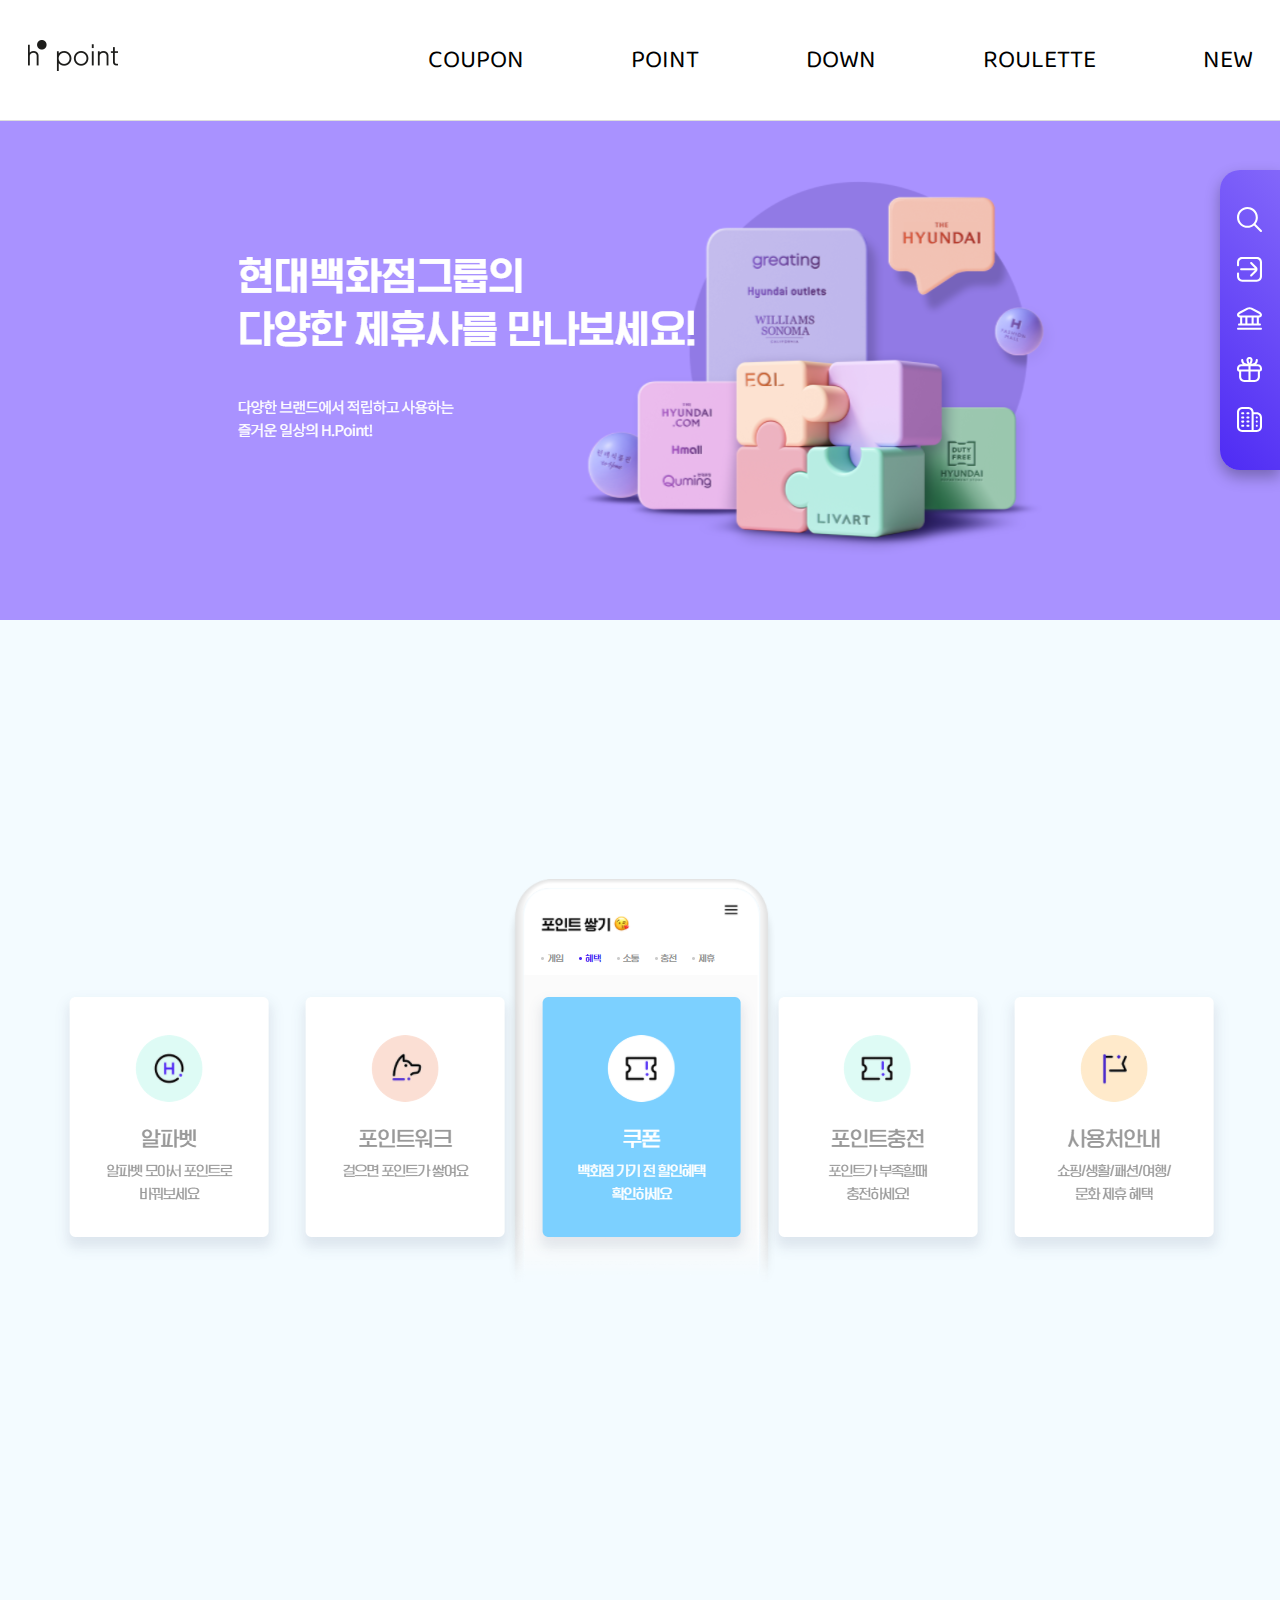
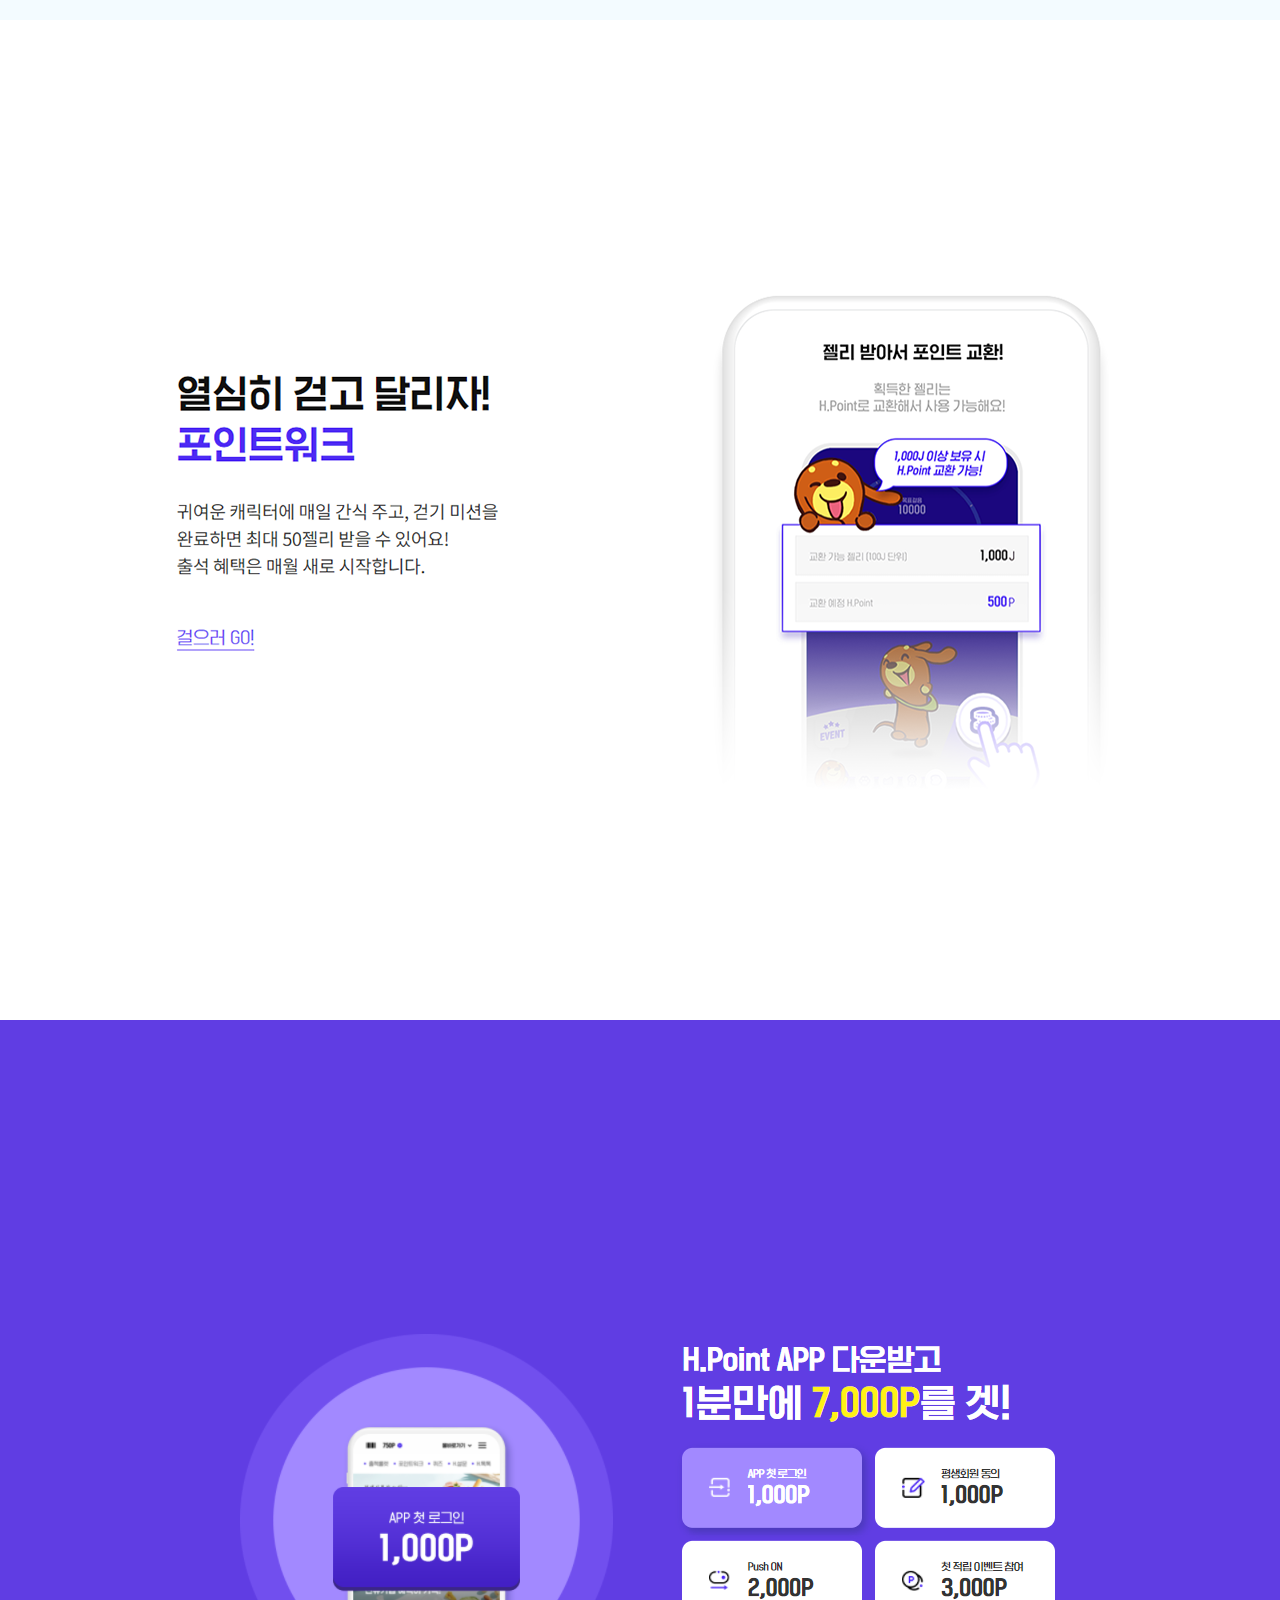
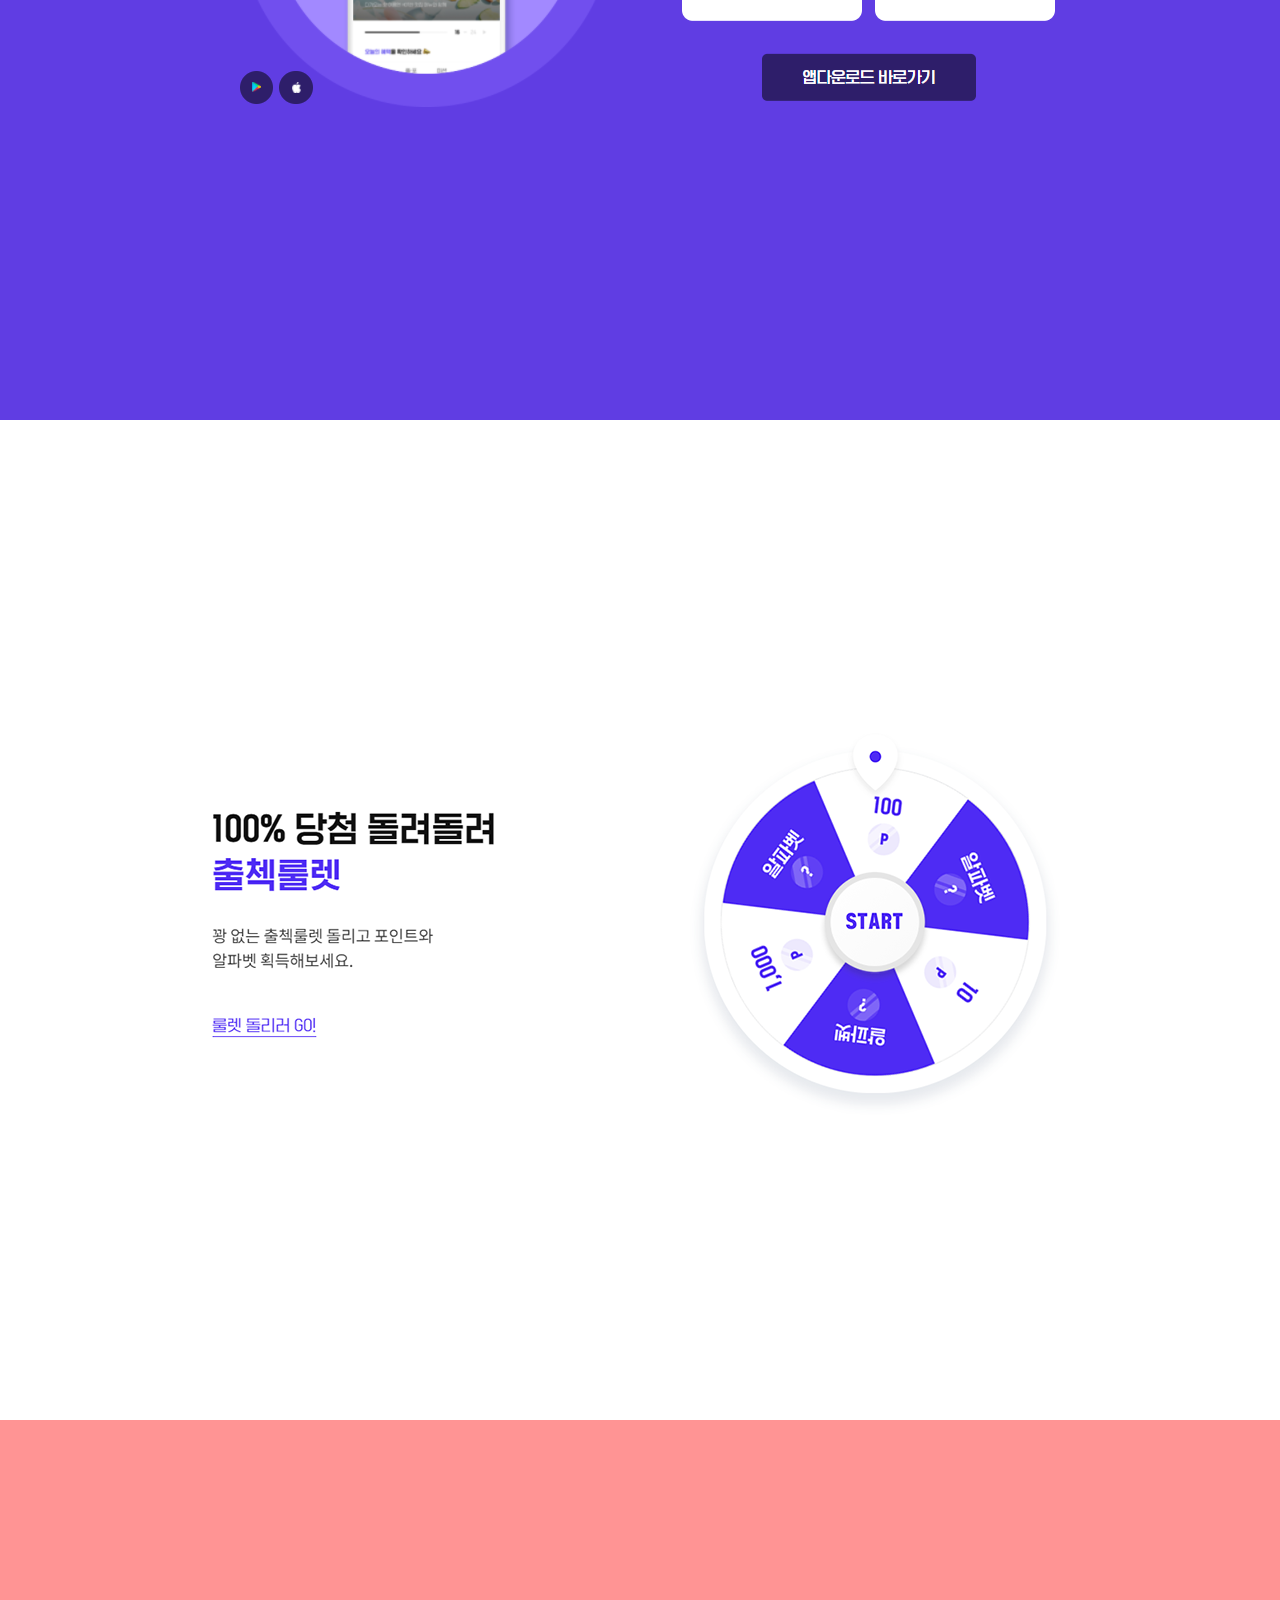
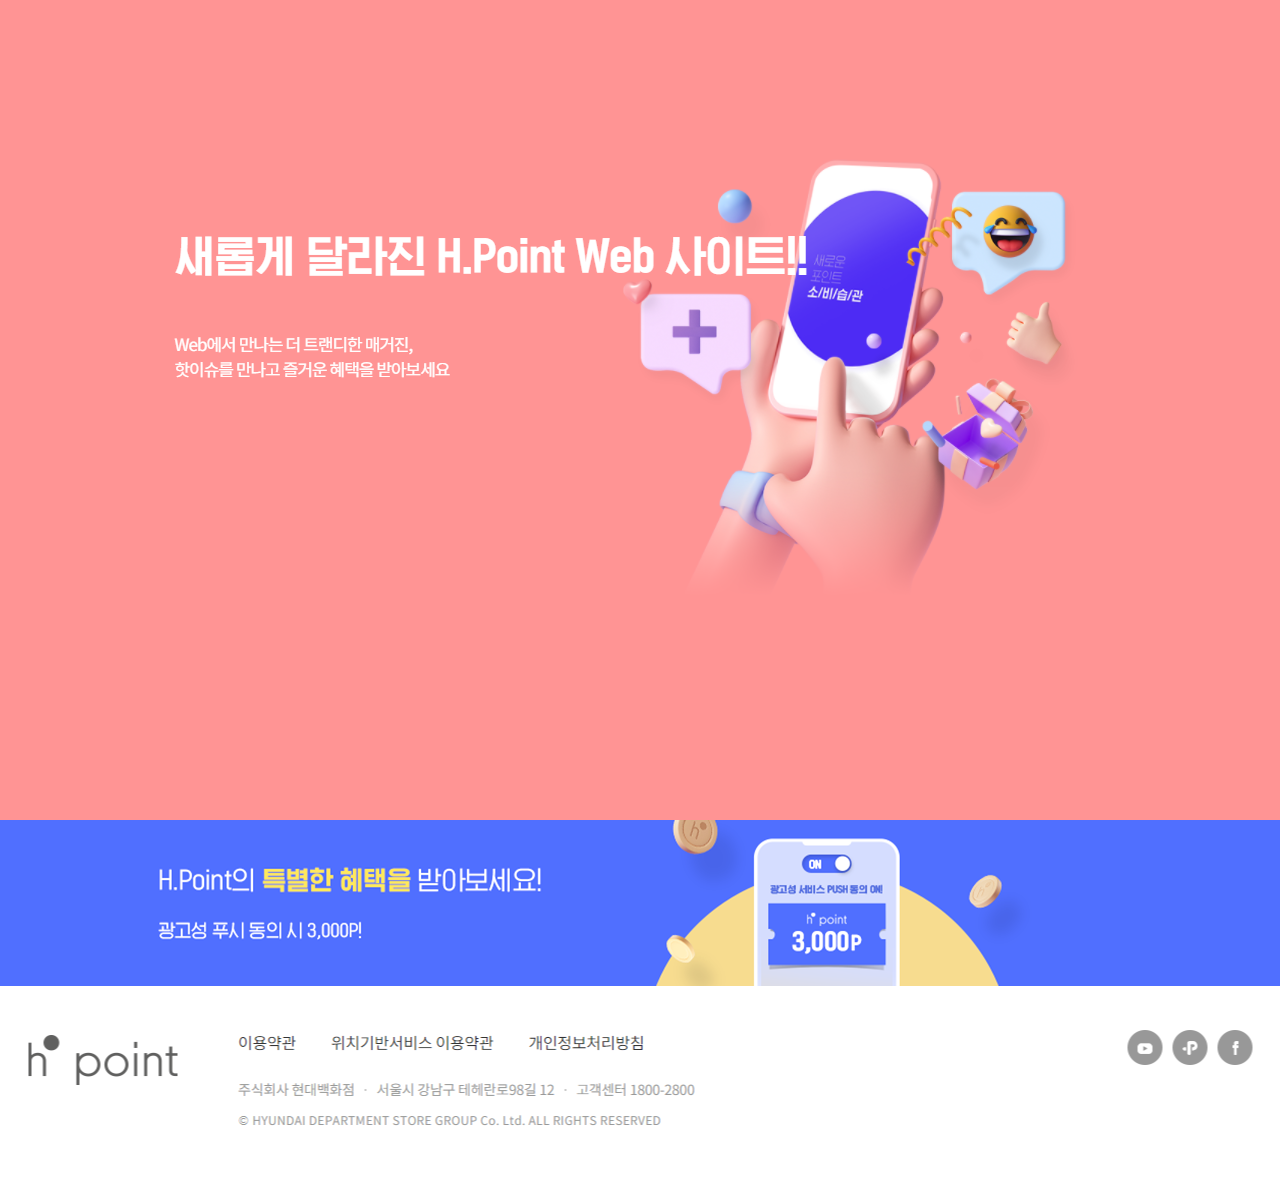
<file: index.html>
<!DOCTYPE html>
<html lang="en">
<head>
    <meta charset="UTF-8">
    <meta http-equiv="X-UA-Compatible" content="IE=edge">
    <title> 김재옥-현대백화점그룹 통합맴버십 </title>
    <link rel="shoutcut icon" href="./images/fv.png">
    <link href="https://fonts.googleapis.com/css2?family=Baloo+2:wght@500&family=Comfortaa:wght@300&family=Playball&family=Poiret+One&display=swap" rel="stylesheet">
    <link rel="stylesheet" href="./css/style.css">
    <script src="./script/jquery-1.11.3.js"></script>
    <script src="./script/script.js"></script>
</head>
<body>
    <!-- #wrap>header>.headerInner+#slide+#a$*5+#banner+footer -->
    <div id="wrap">
        <header>

            <div class="headerInner">
            <!-- h1.logo+.menu -->
            <h1 class="logo">
                <a href="#" class="logo_btn"><img src="./images/logo.png" alt="로고"></a>
            </h1>
            <div class="menu">
               <!-- ul>li>a{COUPON}  -->
               <ul>
                   <li><a href="#a1">COUPON</a></li>
                   <li><a href="#a2">POINT</a></li>
                   <li><a href="#a3">DOWN</a></li>
                   <li><a href="#a4">ROULETTE</a></li>
                   <li><a href="#a5">NEW</a></li>
               </ul>
            </div>

           </div>
        </header>
        <div id="slide">
            <div class="slideInner">

            </div>
        </div>


<div id="center">
        <div id="a1">
            <div class="a1Inner"> 
                <!-- <div class="dot"></div>   -->

             </div>
        </div>
        <div id="a2">
            <div class="a2Inner">       <!-- <div class="dot"> </div> --> 
            </div>
        </div>
        <div id="a3">
            <div class="a3Inner">     <!-- <div class="dot">  </div>-->
        </div>  
    </div>
        <div id="a4">
            <div class="a4Inner">      <!-- <div class="dot"> </div>-->
        </div>
        </div>

        <div id="a5">
            <div class="a5Inner">     <!-- <div class="dot"> </div>--> 
             </div>
        </div>
        <div id="banner">
            <div class="bannerInner"></div>
        </div>

</div>  

        <footer>
            <div class="footerInner">

            </div>
            <img src="./images/ico_ffooter_top.png" alt="클릭시 최상단" class="btn_top">
        </footer>
    </div>

    <!-- #quick>ul>li -->
    <div id="quick">
        <ul>
            <li><span class="box"></span><a href="#" class="hs"></a></li>
            <li><span class="box"></span><a href="#" class="hl"></a></li>
            <li><span class="box"></span><a href="#" class="hh"></a></li>
            <li><span class="box"></span><a href="#" class="he"></a></li>
            <li><span class="box"></span><a href="#" class="hb"></a></li>
        </ul>
    </div>
</body>
</html>
</file>
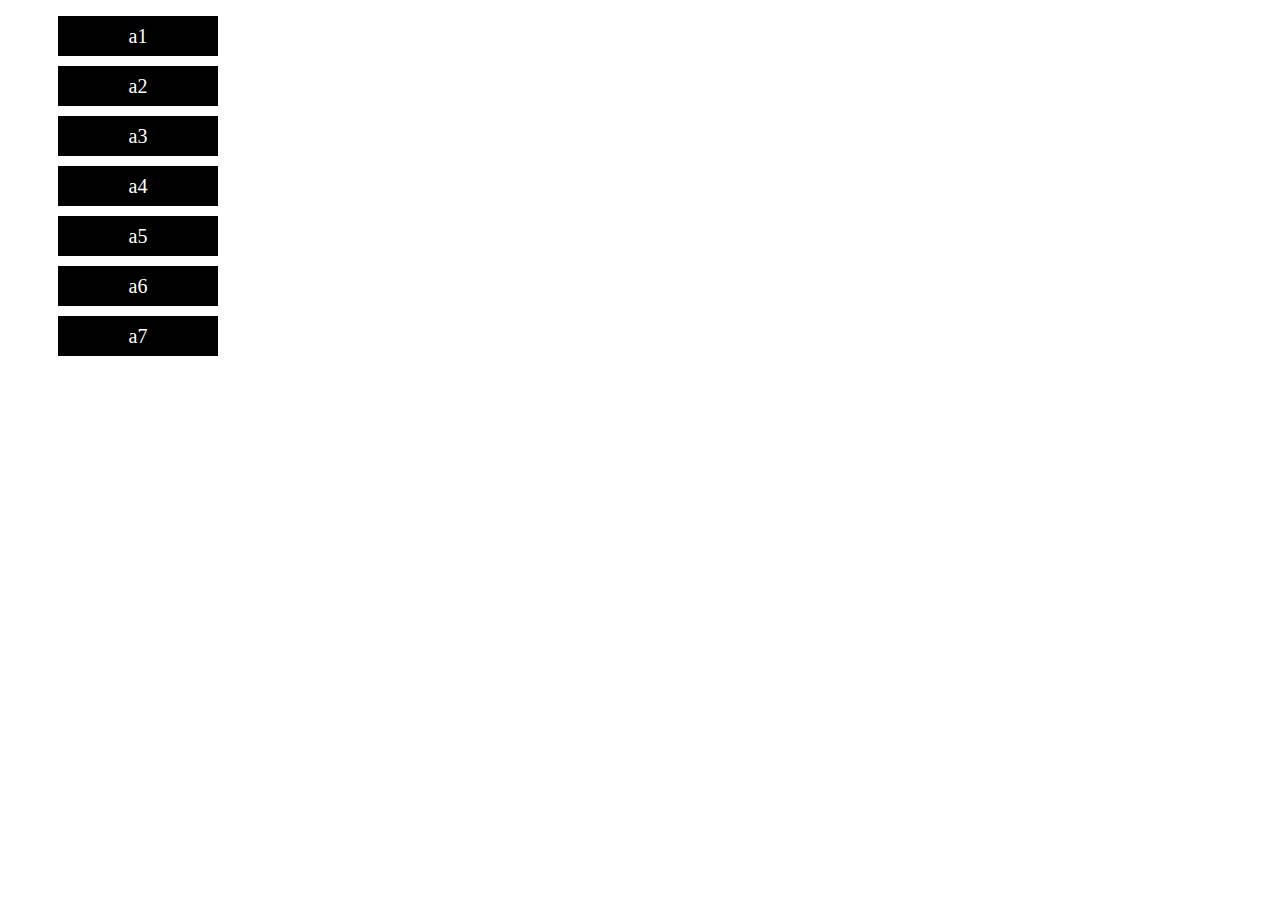
<file: index().html>
<!DOCTYPE html>
<html lang="en">
<head>
    <meta charset="UTF-8">
    <meta http-equiv="X-UA-Compatible" content="IE=edge">
    <meta name="viewport" content="width=device-width, initial-scale=1.0">
    <title>.index() 메서드 : 순서값 반환</title>
    <style>
        ul li {margin: 10px; list-style: none;}
        a {text-decoration: none; background: #000;
        color: #fff; display: block; width: 150px; height: 30px;
        line-height: 30px; text-align: center; font-size: 20px; padding: 5px;
        }

    </style>
    <script src="./script/jquery-1.11.3.js"></script>
    <script>
        $(function(){
            $("li").on("click",function(){
                var i =$(this).index();
                alert("선택하신 li의 순서값은 "+i+"입니다");
            });
        });
    </script>
</head>
<body>
    <!-- 각 메뉴 클릭시 해당 메뉴의 순서 나타내기 -->
    <!-- 스크립트는 무족너 첫번째 요소가 0이다 -->
    <!-- ul>li*7>a{a$} -->
    <ul>
        <li><a href="#">a1</a></li>
        <li><a href="#">a2</a></li>
        <li><a href="#">a3</a></li>
        <li><a href="#">a4</a></li>
        <li><a href="#">a5</a></li>
        <li><a href="#">a6</a></li>
        <li><a href="#">a7</a></li>
    </ul>
</body>
</html>
</file>
<file: css/style.css>
@charset "UTF-8";

*{margin: 0;padding: 0;}
body {background: #fff;}
ul,li{margin: 0;padding: 0; list-style: none;}
a {text-decoration: none; color: #000;}

#wrap {width: 100%; position: relative; min-width:1225px;}
#wrap header{width: 100%; height: 120px; border-bottom: 1px solid #ddd;
position: fixed; z-index:1; background: #fff;
}
#wrap header .headerInner {width: 1225px; margin: 0 auto; font-family: 'Baloo 2'; font-size: 25px; }
#wrap header .headerInner h1.logo {width: 400px; float: left;}
#wrap header .headerInner h1.logo img{margin-top: 40px;}
#wrap header .headerInner .menu {width: 825px; float: left;}
#wrap header .headerInner .menu ul{display: flex; justify-content: space-between; margin-top: 40px;}
#wrap header .headerInner .menu ul li a:hover{color: #4e2bf4; opacity: 0.7; transition: 1s;}
#wrap #slide  {width: 100%; height: 620px; top:120px; clear:both;
background: #a992ff; }
#wrap #slide .slideInner {width:1225px; height:620px;   margin:0 auto; 
background: url("../images/slide.png")no-repeat center 100px; }   
#wrap #center {width: 100%;} 
#wrap #center #a1{height: 1000px; background: #f3fbff;} 
#wrap #center #a1 .a1Inner {width: 1225px; height: 1000px; margin: 0 auto; 
background: url("../images/01.png")no-repeat center center; background-size: 1225px 1000px;
}
#wrap #center #a2{height: 1000px; background: #fff;}
#wrap #center #a2 .a2Inner {width: 1225px; height: 1000px; margin: 0 auto; 
background: url("../images/02.png")no-repeat center center; 
background-size: 1225px 1000px; 
}
#wrap #center #a3{height: 1000px; background: #603de3;}
#wrap #center #a3 .a3Inner {width: 1225px; height: 1000px; margin: 0 auto; 
background: url("../images/03.png")no-repeat center center; 
background-size: 1225px 1000px; 
}
#wrap #center #a4{height: 1000px; background: #fff;}
#wrap #center #a4 .a4Inner {width: 1225px; height: 1000px; margin: 0 auto;

background: url("../images/04.png")no-repeat center center; 
background-size: 1225px 1000px; 
}
    
#wrap #center #a5{height: 1000px; background: #ff9494;}
#wrap #center #a5 .a5Inner {width: 1225px; height: 1000px; margin: 0 auto;
background: url("../images/05.png")no-repeat center center; 
background-size: 1225px 1000px; 
}
#wrap #banner {height: 166px; background: #506fff; }
#wrap #banner .bannerInner {height: 166px; width:1225px; margin: 0 auto;
    background: url("../images/banner.png")no-repeat center center;
    background-size: 1225px 166px; }
#wrap footer {height: 200px; background: #fff; }
#wrap footer .footerInner {height: 200px; width:1225px; margin: 0 auto;
    background: url("../images/footer.png")no-repeat center center;
    background-size:cover; }
/* quick - 고정 (트렌지션) */
     
#quick {width: 60px; height: 300px; 
    background: linear-gradient(45deg, #4e2bf4, #8367fa); 
    position: fixed; right: 0; top: 170px;
    border-top-left-radius: 20px;
    border-bottom-left-radius: 20px;
    box-shadow: 0px 7px 15px rgba(0,0,0,0.3); /* 검정에 30% 투명도 */
}
#quick ul{padding-top: 20px;}
#quick ul li{width: 40px; height: 40px; margin: 10px;
    cursor:pointer; 
    position: relative; /* 기준점 - 중요 */
 }

/* 움직이는 동그라미 */
#quick ul li .box{width: 2px; height: 2px; 
transition: .3s; /* 0.3초*/
position: absolute; top: 19px;left: 19px;
}
#quick ul li:hover .box{width: 40px;height: 40px;
background: #fff; border-radius:50%; position: absolute; 
top: 0; left: 0;

}

#quick ul li a{position: absolute; left: 7px; top: 7px;
background: url("../images/quick.svg") no-repeat;
width: 25px; height: 25px; display: block; 
background-size: 25px 125px; transition: .3s;
}
#quick ul li a.hs{background-position: 0 0;}
#quick ul li a.hl{background-position: 0 -27px;}
#quick ul li a.hh{background-position: 0 -52px; width:25px; height:23px;}
#quick ul li a.he{background-position: 0 -75px;}
#quick ul li a.hb{background-position: 0 -100px;}

#quick ul li:hover a{background: url("../images/quickHover.svg") no-repeat;    
    background-size: 25px 125px; 
    }
#quick ul li:hover a.hs{background-position: 0 0;}
#quick ul li:hover a.hl{background-position: 0 -27px;}
#quick ul li:hover a.hh{background-position: 0 -52px; width:25px; height:23px;}
#quick ul li:hover a.he{background-position: 0 -75px;}
#quick ul li:hover a.hb{background-position: 0 -100px;}


           
/* 하단화살표 */
.btn_top {position: fixed; right: 10px; bottom: 10px; 
    width: 105px; height: 105px; cursor:pointer; z-index:2; 
display: none;
}
</file>
